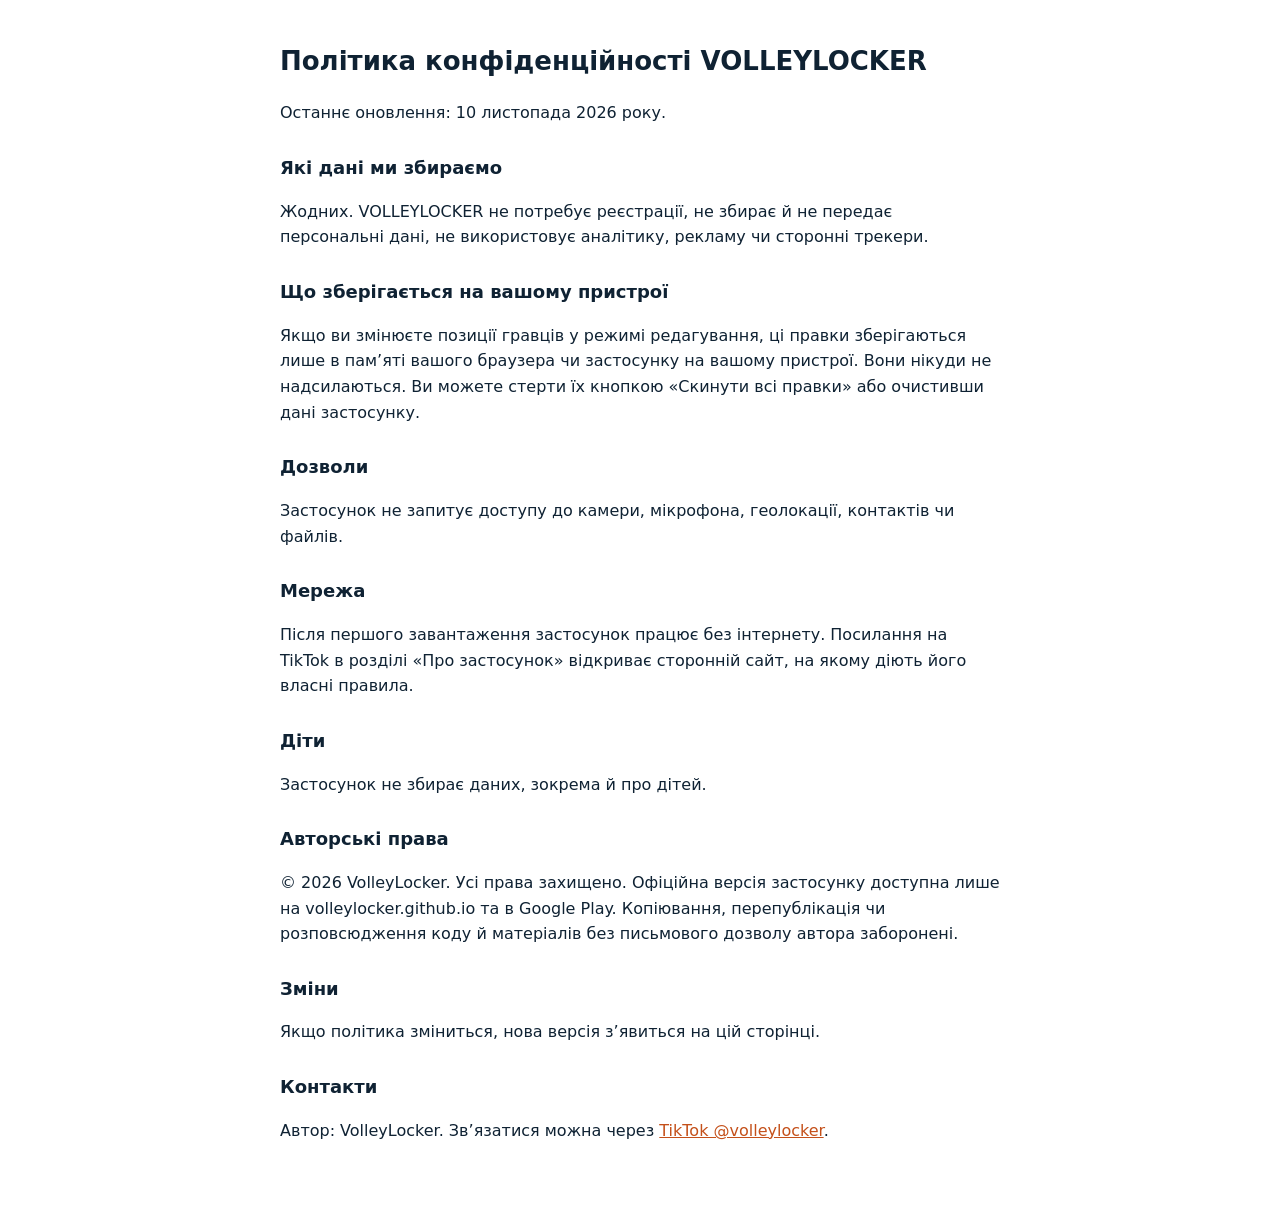
<file: privacy.html>
<!doctype html>
<html lang="uk"><head><meta charset="utf-8"><meta name="viewport" content="width=device-width,initial-scale=1">
<title>Політика конфіденційності · VOLLEYLOCKER</title>
<style>body{font:16px/1.6 system-ui,-apple-system,"Segoe UI",sans-serif;max-width:720px;margin:0 auto;padding:24px 16px 48px;color:#0f2233;background:#fff}h1{font-size:26px}h2{font-size:18px;margin-top:28px}a{color:#c4501a}</style></head>
<body>
<h1>Політика конфіденційності VOLLEYLOCKER</h1>
<p>Останнє оновлення: 10 листопада 2026 року.</p>

<h2>Які дані ми збираємо</h2>
<p>Жодних. VOLLEYLOCKER не потребує реєстрації, не збирає й не передає персональні дані, не використовує аналітику, рекламу чи сторонні трекери.</p>

<h2>Що зберігається на вашому пристрої</h2>
<p>Якщо ви змінюєте позиції гравців у режимі редагування, ці правки зберігаються лише в пам’яті вашого браузера чи застосунку на вашому пристрої. Вони нікуди не надсилаються. Ви можете стерти їх кнопкою «Скинути всі правки» або очистивши дані застосунку.</p>

<h2>Дозволи</h2>
<p>Застосунок не запитує доступу до камери, мікрофона, геолокації, контактів чи файлів.</p>

<h2>Мережа</h2>
<p>Після першого завантаження застосунок працює без інтернету. Посилання на TikTok в розділі «Про застосунок» відкриває сторонній сайт, на якому діють його власні правила.</p>

<h2>Діти</h2>
<p>Застосунок не збирає даних, зокрема й про дітей.</p>

<h2>Авторські права</h2>
<p>© 2026 VolleyLocker. Усі права захищено. Офіційна версія застосунку доступна лише на volleylocker.github.io та в Google Play. Копіювання, перепублікація чи розповсюдження коду й матеріалів без письмового дозволу автора заборонені.</p>

<h2>Зміни</h2>
<p>Якщо політика зміниться, нова версія з’явиться на цій сторінці.</p>

<h2>Контакти</h2>
<p>Автор: VolleyLocker. Зв’язатися можна через <a href="https://www.tiktok.com/@volleylocker" rel="noopener">TikTok @volleylocker</a>.</p>
</body></html>
</file>
